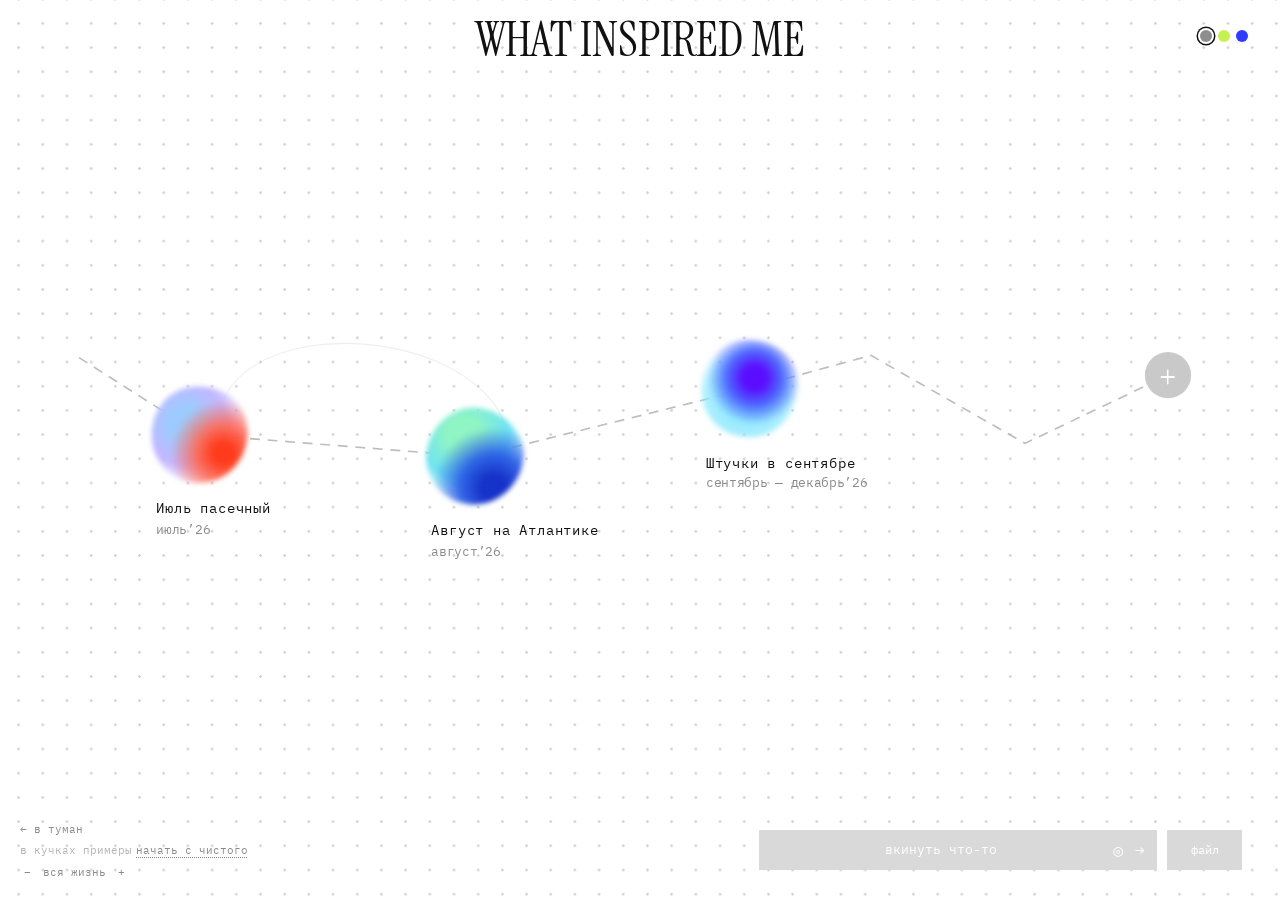
<file: classic.html>
<!DOCTYPE html>
<html lang="ru">
<head>
  <meta charset="UTF-8">
  <meta name="viewport" content="width=device-width, initial-scale=1.0, viewport-fit=cover">
  <title>Кучки — классическая версия</title>
  <link rel="preconnect" href="https://fonts.googleapis.com">
  <link rel="preconnect" href="https://fonts.gstatic.com" crossorigin>
  <link rel="stylesheet" href="https://fonts.googleapis.com/css2?family=IBM+Plex+Mono:ital,wght@0,400;0,500;1,400&family=Instrument+Serif&family=Chewy&display=swap">
  <!-- base.css — механика (не трогать), style.css — дизайн -->
  <link rel="stylesheet" href="css/base.css">
  <link rel="stylesheet" href="css/style.css">
</head>
<body>

<div id="map"><div id="world"></div></div>

<header class="topbar">
  <h1 class="title">What inspired me</h1>
  <div class="dots" role="group" aria-label="Цвет полосы"></div>
</header>

<div class="corner">
  <a class="to-fog" href="index.html">← в туман</a>
  <div class="note" id="note"><span id="noteText"></span><button id="clearBtn" type="button">начать с чистого</button></div>
  <div class="zoom">
    <button id="zOut" type="button" aria-label="Отдалить">−</button>
    <button id="zFit" type="button" title="Shift+1">вся жизнь</button>
    <button id="zIn" type="button" aria-label="Приблизить">+</button>
  </div>
</div>

<section id="space" hidden aria-label="Пространство периода">
  <div class="sp-canvas" id="spCanvas"><div class="sp-world" id="spWorld"></div></div>
  <div class="sp-empty" id="spEmpty" hidden>Тут пока пусто.<br>Вкинь первую песню, цитату или картинку.</div>
  <div class="band">
    <button class="band-back" id="backBtn" type="button">← карта</button>
    <input class="band-title" id="spFormula" placeholder="My mood about this period" aria-label="Заголовок кучки" autocomplete="off">
    <div class="dots" role="group" aria-label="Цвет полосы"></div>
  </div>
  <div class="sp-sub">
    <input id="spName" aria-label="Название кучки" autocomplete="off">
    <span class="sp-dates" id="spDates"></span>
    <span class="sp-tools">
      <button id="spOut" type="button" aria-label="Отдалить">−</button>
      <button id="spZoomLbl" type="button" title="Показать всё (Shift+1)">100%</button>
      <button id="spIn" type="button" aria-label="Приблизить">+</button>
      <button class="del-btn" id="delBtn" type="button">удалить кучку</button>
      <span class="del-ask" id="delAsk" role="group" aria-label="Подтверждение удаления" hidden>
        <span id="delText">удалить кучку?</span>
        <button class="danger" id="delYes" type="button">удалить</button>
        <button id="delNo" type="button">нет</button>
      </span>
    </span>
  </div>
</section>

<div class="dock" id="dock">
  <div class="pop" id="newPop" hidden>
    <h3>Новая кучка</h3>
    <p id="newNote"></p>
    <form class="pop-row" id="newForm">
      <input id="newName" placeholder="Как назовёшь этот период?" autocomplete="off">
      <button class="pop-go" type="submit">начать</button>
    </form>
  </div>
  <div class="dock-top">
    <span class="dock-hint" id="dockHint"></span>
    <button class="linkbtn" id="nowPlaying" type="button" hidden></button>
    <button class="linkbtn" id="newBtn" type="button" hidden>+ новая кучка</button>
  </div>
  <div class="dock-row">
    <form class="composer" id="composer">
      <input id="composeText" placeholder="вкинуть что-то" autocomplete="off">
      <button class="goal-btn" id="goalBtn" type="button" aria-pressed="false" title="Записать как цель">◎</button>
      <button class="send" type="submit" aria-label="Вкинуть">→</button>
    </form>
    <label class="filebtn" for="fileIn" title="Добавить картинку или музыку">файл</label>
    <input class="sr" type="file" id="fileIn" accept="image/*,audio/*,.mp3,.m4a,.wav,.ogg,.flac" multiple>
  </div>
</div>

<div class="toast" id="toast"></div>
<div class="veil" id="veil" hidden>Отпусти — и оно ляжет в кучку</div>
<audio id="player" preload="auto"></audio>

<script src="js/utils.js"></script>
<script src="js/sample.js"></script>
<script src="js/state.js"></script>
<script src="js/store.js"></script>
<script src="js/tags.js"></script>
<script src="js/map.js"></script>
<script src="js/space.js"></script>
<script src="js/player.js"></script>
<script src="js/add.js"></script>
<script src="js/app.js"></script>
</body>
</html>
</file>
<file: css/base.css>
/* base.css — только механика: где что стоит, что скрыто, что поверх чего.
   Здесь нет ни цветов, ни шрифтов, ни теней — весь внешний вид живёт в style.css.
   Если убрать отсюда правило, что-то перестанет работать (карта не будет двигаться,
   кучка не откроется, вещи не будут перетаскиваться). Меняй осторожно. */

[hidden]{display:none!important}
html,body{height:100%;margin:0}
body{overflow:hidden}
img{max-width:100%}

/* ---------- карта ---------- */
#map{position:fixed;inset:0;overflow:hidden;touch-action:none;cursor:grab}
#map.dragging{cursor:grabbing}
#world{position:absolute;left:0;top:0;transform-origin:0 0}
#links{position:absolute;left:0;top:0;width:1px;height:1px;overflow:visible;pointer-events:none}
#links path{fill:none;stroke:currentColor;vector-effect:non-scaling-stroke}
.syn{opacity:.15}
.syn.lit{opacity:1}

/* кучка — точка на карте; всё внутри раскладывается от её центра */
.cluster{position:absolute;width:0;height:0;opacity:var(--o,1)}
.blob,.peek{position:absolute;left:0;top:0;width:0;height:0}
.blob{pointer-events:none}
.puff{position:absolute;display:block;left:var(--x);top:var(--y);transform:translate(-50%,-50%)}
.orb,.core{position:absolute;display:block;left:0;top:0;transform:translate(-50%,-50%)}
.pile,.ccover{position:absolute;left:0;top:0;transform:translate(-50%,-50%);cursor:pointer}
.tk{position:absolute;display:block;transform:translate(-50%,-50%) rotate(var(--r,0deg))}
.tk-photo,.cc-photo,.pk-photo{background-size:cover;background-position:center}
.cc-song .holo,.cc-song .cd-label{position:absolute;display:block;inset:0}
.clabel{position:absolute;left:0;transform:translateX(-50%);width:230px;text-align:center;cursor:pointer}

/* превью: при наведении (или зуме) вместо точек раскрывается коллаж */
.peek::before{content:"";position:absolute;left:0;top:0;width:calc(var(--u) * 2.7);height:calc(var(--u) * 2.2);transform:translate(-50%,-50%);pointer-events:none;cursor:pointer}
.cluster.peeking .peek::before{pointer-events:auto}
.pk{position:absolute;display:block;transform:translate(-50%,-50%) rotate(var(--r,0deg));white-space:nowrap;visibility:hidden;cursor:pointer}
.cluster.peeking .pk,#map.near .pk{visibility:visible}
.cluster.peeking .pile,#map.near .pile{visibility:hidden}
.pk-photo{width:48px;height:58px}
.pk-quote{white-space:normal;width:128px}
.cformula{display:none}
.cluster.peeking .cformula,#map.near .cformula{display:block}

.newnode{position:absolute;width:0;height:0}
.newnode .plus{position:absolute;width:42px;height:42px;left:-21px;top:-21px;display:grid;place-items:center;cursor:pointer}
.newnode .plus svg{position:absolute;inset:-4px;width:50px;height:50px;overflow:visible}
.newnode .plus path{fill:none;stroke:currentColor}
.newnode .nl{position:absolute;top:30px;left:0;transform:translateX(-50%);white-space:nowrap;cursor:pointer}

/* ---------- панели поверх карты ---------- */
.topbar{position:fixed;left:0;right:0;top:0;display:flex;justify-content:center;pointer-events:none;z-index:10}
.topbar .dots{position:absolute;right:0}
.dots{display:flex}
.dots button{cursor:pointer;padding:0}
.corner{position:fixed;left:0;bottom:0;z-index:10}
.topbar>*{pointer-events:auto}
.dock{position:fixed;left:50%;bottom:calc(env(safe-area-inset-bottom,0px) + 18px);transform:translateX(-50%);width:min(620px,calc(100% - 32px));z-index:30}
.dock-top{display:flex;justify-content:space-between;align-items:center;gap:10px}
.dock-row{display:flex}
.composer{display:flex;align-items:center}
.filebtn{display:grid;place-items:center;cursor:pointer}
#composeText{flex:1;min-width:0}
.pop{position:absolute;left:0;right:0;bottom:100%}
.pop-row{display:flex}
.pop input{flex:1;min-width:0}
.sr{position:absolute;width:1px;height:1px;overflow:hidden;clip:rect(0 0 0 0)}
.toast{position:fixed;left:50%;bottom:calc(env(safe-area-inset-bottom,0px) + 118px);transform:translateX(-50%);white-space:nowrap;pointer-events:none;z-index:40}
.toast:not(.show){visibility:hidden}
.veil{position:fixed;inset:0;display:grid;place-items:center;pointer-events:none;z-index:50}

/* ---------- пространство кучки ---------- */
/* открывается кругом из центра: JS добавляет .open (сама анимация — в style.css) */
#space{position:fixed;inset:0;overflow:hidden;z-index:20;clip-path:circle(0px at var(--cx,50%) var(--cy,50%))}
#space.open{clip-path:circle(150vmax at var(--cx,50%) var(--cy,50%))}
.sp-canvas{position:absolute;inset:0;touch-action:none;cursor:grab}
.sp-canvas.dragging{cursor:grabbing}
.sp-world{position:absolute;left:50%;top:50%;width:0;height:0;transform-origin:0 0}
.band{position:absolute;left:0;right:0;top:0;display:flex;align-items:center;justify-content:center;z-index:4}
.band-back{position:absolute;left:0;cursor:pointer}
.band .dots{position:absolute;right:0}
.band-title{min-width:0;text-align:center}
.sp-sub{position:absolute;left:0;display:flex;align-items:baseline;flex-wrap:wrap;z-index:3}
.sp-tools{display:inline-flex;align-items:baseline;flex-wrap:wrap}
.sp-empty{position:absolute;left:50%;top:52%;transform:translate(-50%,-50%);text-align:center;pointer-events:none}

/* вещи: стоят по своим координатам, --s — их размер, --r — наклон */
.item{position:absolute;transform:translate(-50%,-50%) rotate(var(--r,0deg));user-select:none;-webkit-user-select:none;touch-action:none;cursor:grab}
.item.dragging{cursor:grabbing}
.it-body{position:relative}
.it-meta{position:absolute;left:50%;top:100%;transform:translateX(-50%);display:flex;gap:10px;white-space:nowrap;visibility:hidden}
.item:hover .it-meta,.item:focus-within .it-meta{visibility:visible}
@media (hover:none){.it-meta{visibility:visible}}
.cover-tag{position:absolute;left:50%;bottom:100%;transform:translateX(-50%);white-space:nowrap;pointer-events:none}

.ph{width:calc(190px * var(--s));background-size:cover;background-position:center}
.ph.fake{aspect-ratio:4/5}
.ph img{display:block;width:100%;height:auto;pointer-events:none}
.quote{width:max-content;max-width:calc(280px * var(--s));font-size:calc(16px * var(--s));margin:0}
.goal{display:flex;align-items:center;width:max-content;max-width:260px;font-size:calc(13px * var(--s));text-align:left}
.linkc{display:block;width:max-content;max-width:280px;font-size:calc(14px * var(--s))}

/* диск: квадрат под круг, внутри слои диска, обложки, блика, кольца прогресса */
.song{display:flex;flex-direction:column;align-items:center;width:calc(160px * var(--s));text-align:center}
.cd{position:relative;display:block;width:calc(136px * var(--s));aspect-ratio:1}
.cd-disc,.cd-shine{position:absolute;inset:0}
.cd-label{position:absolute;inset:14%;background-size:cover;background-position:center}
.cd-ring{position:absolute;inset:-7px;pointer-events:none;visibility:hidden}
.song.playing .cd-ring,.song.paused .cd-ring{visibility:visible}
.cd-btn{position:absolute;left:50%;top:50%;transform:translate(-50%,-50%)}
.song-cap small,.song-cap b,.song-cap em{display:block}
</file>
<file: css/style.css>
/* style.css — дизайн по макету из Figma («Shemelina_design camp», Section 1).
   Шрифты: Instrument Serif — заголовки, IBM Plex Mono — всё остальное.
   Цвет — только у сфер и у полосы внутри кучки (серый / салатовый / ультрамарин).

   Переменные, которые выставляет JS:
   --band  цвет полосы (на <html>, вместе с data-band="grey|lime|ultra")
   --o     бледность тихих периодов (.cluster)   --s  размер вещи (.item)   --r  наклон
   --rot   поворот сферы (.sphere)               --prog прогресс трека (.cd)
*/
:root{
  --paper:#FFFFFF;
  --ink:#111111;
  --grey:#8A8A8A;
  --soft:#B5B5B5;
  --bar:#D9D9D9;           /* строка ввода и кнопка «файл» */
  --dot:#D2D2D2;           /* точки сетки */
  --line:#BDBDBD;          /* пунктир ветки */
  --band:#8E8E8E;
  --band-ink:#FFFFFF;
  --serif:"Instrument Serif",Georgia,"Times New Roman",serif;
  --mono:"IBM Plex Mono",ui-monospace,Menlo,Consolas,monospace;
  --sticker:"Chewy","Comic Sans MS",cursive;
}
html[data-band="lime"]{--band-ink:#111111}

body{background:var(--paper);color:var(--ink);font:400 13px/1.4 var(--mono);-webkit-font-smoothing:antialiased}
button,input{font:inherit;color:inherit}
:focus-visible{outline:2px solid var(--ink);outline-offset:2px}

/* ---------- бумага в точку: карта и пространство кучки ---------- */
#map,#space{background-color:var(--paper);background-image:radial-gradient(circle,var(--dot) 0 1.1px,transparent 1.5px)}

/* ---------- шапка карты ---------- */
.topbar{padding-top:calc(env(safe-area-inset-top,0px) + 16px)}
.title{margin:0;font:400 48px/1 var(--serif);text-transform:uppercase;letter-spacing:0;color:var(--ink)}
.topbar .dots{top:calc(env(safe-area-inset-top,0px) + 30px);right:32px}

/* точки выбора цвета полосы */
.dots{gap:6px}
.dots button{width:12px;height:12px;border-radius:50%;border:0;background:var(--c)}
.dots button[aria-pressed="true"]{box-shadow:0 0 0 2px var(--paper),0 0 0 3.5px var(--ink)}
.band .dots button{outline:1px solid color-mix(in srgb,var(--band-ink) 55%,transparent);outline-offset:0}
.band .dots button[aria-pressed="true"]{box-shadow:0 0 0 2px var(--band),0 0 0 3.5px var(--band-ink)}

/* ---------- ветка ---------- */
#links .branch{stroke:var(--line);stroke-width:1.5;stroke-dasharray:9 7}
#links .syn{stroke:var(--line);stroke-width:1;opacity:.25;transition:opacity .3s}
#links .syn.lit{opacity:.9}

/* ---------- сферы ---------- */
.cluster{transition:opacity .3s}
.sphere{position:absolute;left:0;top:0;border-radius:47% 53% 51% 49% / 52% 46% 54% 48%;
  transform:translate(-50%,-50%) rotate(var(--rot,0deg));filter:blur(2.5px);transition:transform .45s cubic-bezier(.2,.8,.2,1)}
.cluster:hover .sphere{transform:translate(-50%,-50%) rotate(var(--rot,0deg)) scale(1.08)}
.cluster.current .sphere{animation:breathe 5s ease-in-out infinite}
@keyframes breathe{50%{transform:translate(-50%,-50%) rotate(var(--rot,0deg)) scale(1.05)}}
.cluster.bump .sphere{animation:bump .7s cubic-bezier(.2,.8,.2,1)}
@keyframes bump{40%{transform:translate(-50%,-50%) rotate(var(--rot,0deg)) scale(1.18)}}

/* подпись под сферой — слева, как на макете */
.clabel{transform:none;text-align:left;width:220px;transition:transform .35s}
.cname{font:400 13px/1.35 var(--mono);color:var(--ink)}
.cdates{font:400 12px/1.35 var(--mono);color:var(--grey);margin-top:2px}
.cquiet{font:italic 400 11px/1.35 var(--mono);color:var(--soft);margin-top:2px}
.cformula{font:italic 400 11px/1.4 var(--mono);color:#555;margin-top:6px}
.cluster.peeking .clabel,#map.near .clabel{transform:translateY(62px)}

/* «+» в конце ветки — новая кучка */
.newnode .plus{border-radius:50%;background:#C9C9C9;color:#fff;font:300 26px/1 var(--mono);transition:transform .25s,background .25s}
.newnode .plus:hover{transform:scale(1.1);background:#B3B3B3}

/* обложка кучки на карте */
.cc-photo{border-radius:50%}
.cc-song{border-radius:50%;background:var(--ink)}
.cc-song i{display:none}
.cc-quote{font:400 12px/1.4 var(--mono);text-align:center;width:max-content;max-width:160px}

/* превью при наведении */
.pk{font:400 10px/1.3 var(--mono);color:var(--ink);transition:opacity .25s}
.pk-photo{border-radius:8px;box-shadow:0 6px 16px -8px rgba(0,0,0,.35)}
.pk-song,.pk-goal,.pk-link{display:flex;align-items:center;gap:6px;max-width:150px;padding:5px 10px;background:#fff;border-radius:999px;box-shadow:0 4px 14px -6px rgba(0,0,0,.25)}
.pk b{font-weight:400;overflow:hidden;text-overflow:ellipsis}
.pk-song i{flex:none;width:0;height:0;border-left:8px solid var(--ink);border-top:5px solid transparent;border-bottom:5px solid transparent}
.pk-goal i{flex:none;width:8px;height:8px;border-radius:50%;border:1.2px solid var(--ink)}
.pk-goal.done i{background:var(--ink)}
.pk-quote{text-align:center;color:#444;text-shadow:0 0 6px #fff,0 0 12px #fff}

/* ---------- уголок: примеры и зум ---------- */
.corner{left:20px;bottom:calc(env(safe-area-inset-bottom,0px) + 20px);display:flex;flex-direction:column;gap:6px;font-size:11px;color:var(--soft)}
.corner button{background:none;border:0;padding:0 4px;cursor:pointer;color:var(--grey)}
.corner button:hover{color:var(--ink)}
.note button{text-decoration:underline dotted;text-underline-offset:3px}
.zoom{display:flex;gap:4px}
.to-fog{color:var(--grey);text-decoration:none}
.to-fog:hover{color:var(--ink)}

/* ---------- строка ввода справа внизу ---------- */
.dock{left:auto;right:38px;bottom:calc(env(safe-area-inset-bottom,0px) + 30px);transform:none;width:auto}
.dock-top{justify-content:flex-end}
.dock-hint,#newBtn{display:none}
.linkbtn{background:none;border:0;padding:0 0 8px;cursor:pointer;font-size:11px;color:var(--ink);max-width:420px;overflow:hidden;text-overflow:ellipsis;white-space:nowrap}
.dock-row{gap:10px}
.composer{width:376px;height:40px;background:var(--bar);padding:0 6px 0 16px}
#composeText{border:0;outline:0;background:transparent;text-align:center;font-size:13px;color:var(--ink)}
#composeText::placeholder{color:#fff}
.goal-btn,.send{background:none;border:0;padding:0 6px;color:#fff;font-size:16px;cursor:pointer;line-height:40px}
.goal-btn[aria-pressed="true"]{color:var(--ink)}
.send:hover,.goal-btn:hover{color:var(--ink)}
.filebtn{width:75px;height:40px;background:var(--bar);color:#fff;font-size:12px;transition:background .2s}
.filebtn:hover{background:#CACACA}

/* окошко «Новая кучка» */
.pop{left:auto;right:0;width:380px;margin-bottom:12px;padding:18px;background:#fff;border:1px solid #E6E6E6;box-shadow:0 16px 40px -20px rgba(0,0,0,.25)}
.pop h3{margin:0 0 6px;font:400 30px/1 var(--serif);text-transform:uppercase}
.pop p{margin:0 0 14px;font-size:11px;color:var(--grey)}
.pop-row{gap:8px}
.pop input{height:38px;padding:0 12px;border:1px solid var(--bar);background:#fff;outline:0;font-size:13px}
.pop input:focus{border-color:var(--ink)}
.pop-go{background:var(--bar);color:#fff;border:0;padding:0 16px;cursor:pointer}
.pop-go:hover{background:#CACACA}

.toast{padding:8px 14px;background:var(--ink);color:#fff;font-size:12px;border-radius:999px}
.veil{inset:12px;border:1.5px dashed var(--line);background:rgba(255,255,255,.75);font:400 40px/1.1 var(--serif);text-transform:uppercase;text-align:center;padding:20px}

/* ---------- внутри кучки ---------- */
#space{transition:clip-path .6s cubic-bezier(.65,0,.25,1)}
.band{height:66px;padding-top:env(safe-area-inset-top,0px);background:var(--band);color:var(--band-ink);transition:background .3s}
.band-back{left:20px;background:none;border:0;font-size:13px;color:var(--band-ink);opacity:.85}
.band-back:hover{opacity:1}
.band-title{width:min(900px,70%);border:0;outline:0;background:transparent;font:400 48px/1 var(--serif);text-transform:uppercase;color:var(--band-ink)}
.band-title::placeholder{color:var(--band-ink);opacity:1}
.band .dots{right:32px}
.sp-sub{top:calc(env(safe-area-inset-top,0px) + 80px);left:20px;gap:12px;font-size:12px}
#spName{border:0;outline:0;background:transparent;padding:0;font-size:13px;color:var(--ink);field-sizing:content;min-width:4ch}
#spName:focus{text-decoration:underline dotted;text-underline-offset:4px}
.sp-dates{color:var(--grey)}
.sp-tools{gap:8px;color:var(--soft)}
.sp-tools button{background:none;border:0;padding:0 2px;cursor:pointer;color:var(--soft);font-size:11px}
.sp-tools button:hover{color:var(--ink)}
.del-ask{display:inline-flex;gap:8px;color:var(--ink);font-size:11px}
.del-ask .danger{color:#fff;background:var(--ink);padding:1px 8px;border-radius:999px}
.del-ask .danger:hover{color:#fff}
.sp-empty{font-size:13px;color:var(--grey)}

/* вещи */
.item.dragging>.it-body{transform:scale(1.03)}
.it-body{transition:transform .2s}
.it-meta{margin-top:8px;font-size:10px;color:var(--soft)}
.it-meta button{background:none;border:0;padding:0;cursor:pointer;color:inherit;text-decoration:underline dotted;text-underline-offset:3px}
.it-meta button:hover{color:var(--ink)}
.cover-tag{margin-bottom:8px;padding:3px 8px;border-radius:999px;background:var(--ink);color:#fff;font-size:10px}

.ph{border-radius:calc(18px * var(--s));overflow:hidden}
.cap{margin-top:8px;font-size:12px;text-align:center;color:var(--ink)}

.quote{font-size:calc(14px * var(--s));line-height:1.45;color:var(--ink)}
/* короткая надпись-наклейка, как «Meow» на макете */
.quote.sticker{font:400 calc(46px * var(--s))/1 var(--sticker);color:var(--ink);
  -webkit-text-stroke:calc(9px * var(--s)) #A6FF3D;paint-order:stroke fill;
  filter:drop-shadow(0 0 6px rgba(166,255,61,.8))}

.goal{gap:10px;padding:10px 14px;background:#F2F2F2;border:0;border-radius:12px;color:var(--ink);cursor:pointer}
.goal .ring{flex:none;width:14px;height:14px;border-radius:50%;border:1.5px solid var(--ink)}
.goal.done .ring{background:var(--ink);box-shadow:inset 0 0 0 2.5px #F2F2F2}
.goal.done .gt{text-decoration:line-through}
.goal .ey{display:block;font-size:9px;letter-spacing:.12em;text-transform:uppercase;color:var(--grey)}

.linkc{padding:10px 14px;background:#F2F2F2;border-radius:12px;color:var(--ink);text-decoration:none}
.linkc small{display:block;font-size:10px;color:var(--grey);margin-top:2px}

/* песня: чёрный треугольник «play», при игре — пауза */
.song{align-items:flex-start;text-align:left;width:calc(130px * var(--s));gap:10px;color:var(--ink);text-decoration:none}
button.song{background:none;border:0;padding:0;cursor:pointer}
.cd{width:calc(96px * var(--s))}
.cd-btn{width:72%;display:block;transition:transform .2s}
.cd-btn svg{display:block;width:100%;height:auto;fill:var(--ink);filter:drop-shadow(0 6px 8px rgba(0,0,0,.22))}
.song:hover .cd-btn{transform:translate(-50%,-50%) scale(1.06)}
.cd-ring{border-radius:50%;background:conic-gradient(var(--ink) calc(var(--prog,0) * 1turn),rgba(0,0,0,.08) 0);
  -webkit-mask:radial-gradient(circle closest-side,transparent calc(100% - 2px),#000 calc(100% - 1.5px));mask:radial-gradient(circle closest-side,transparent calc(100% - 2px),#000 calc(100% - 1.5px))}
.song-cap b{font:400 calc(12px * var(--s))/1.35 var(--mono)}
.song-cap em{font:normal 400 10px/1.3 var(--mono);color:var(--soft);margin-top:3px}

@media (max-width:640px){
  .title,.band-title{font-size:32px}
  .topbar .dots{top:auto;bottom:-22px;right:16px}
  .dock{left:16px;right:16px}
  .composer{width:auto;flex:1}
  .pop{width:auto;left:0}
  .band-back{font-size:0}
  .band-back::before{content:"←";font-size:16px}
}
@media (prefers-reduced-motion:reduce){
  *,*::before,*::after{animation:none!important;transition:none!important}
}
</file>
